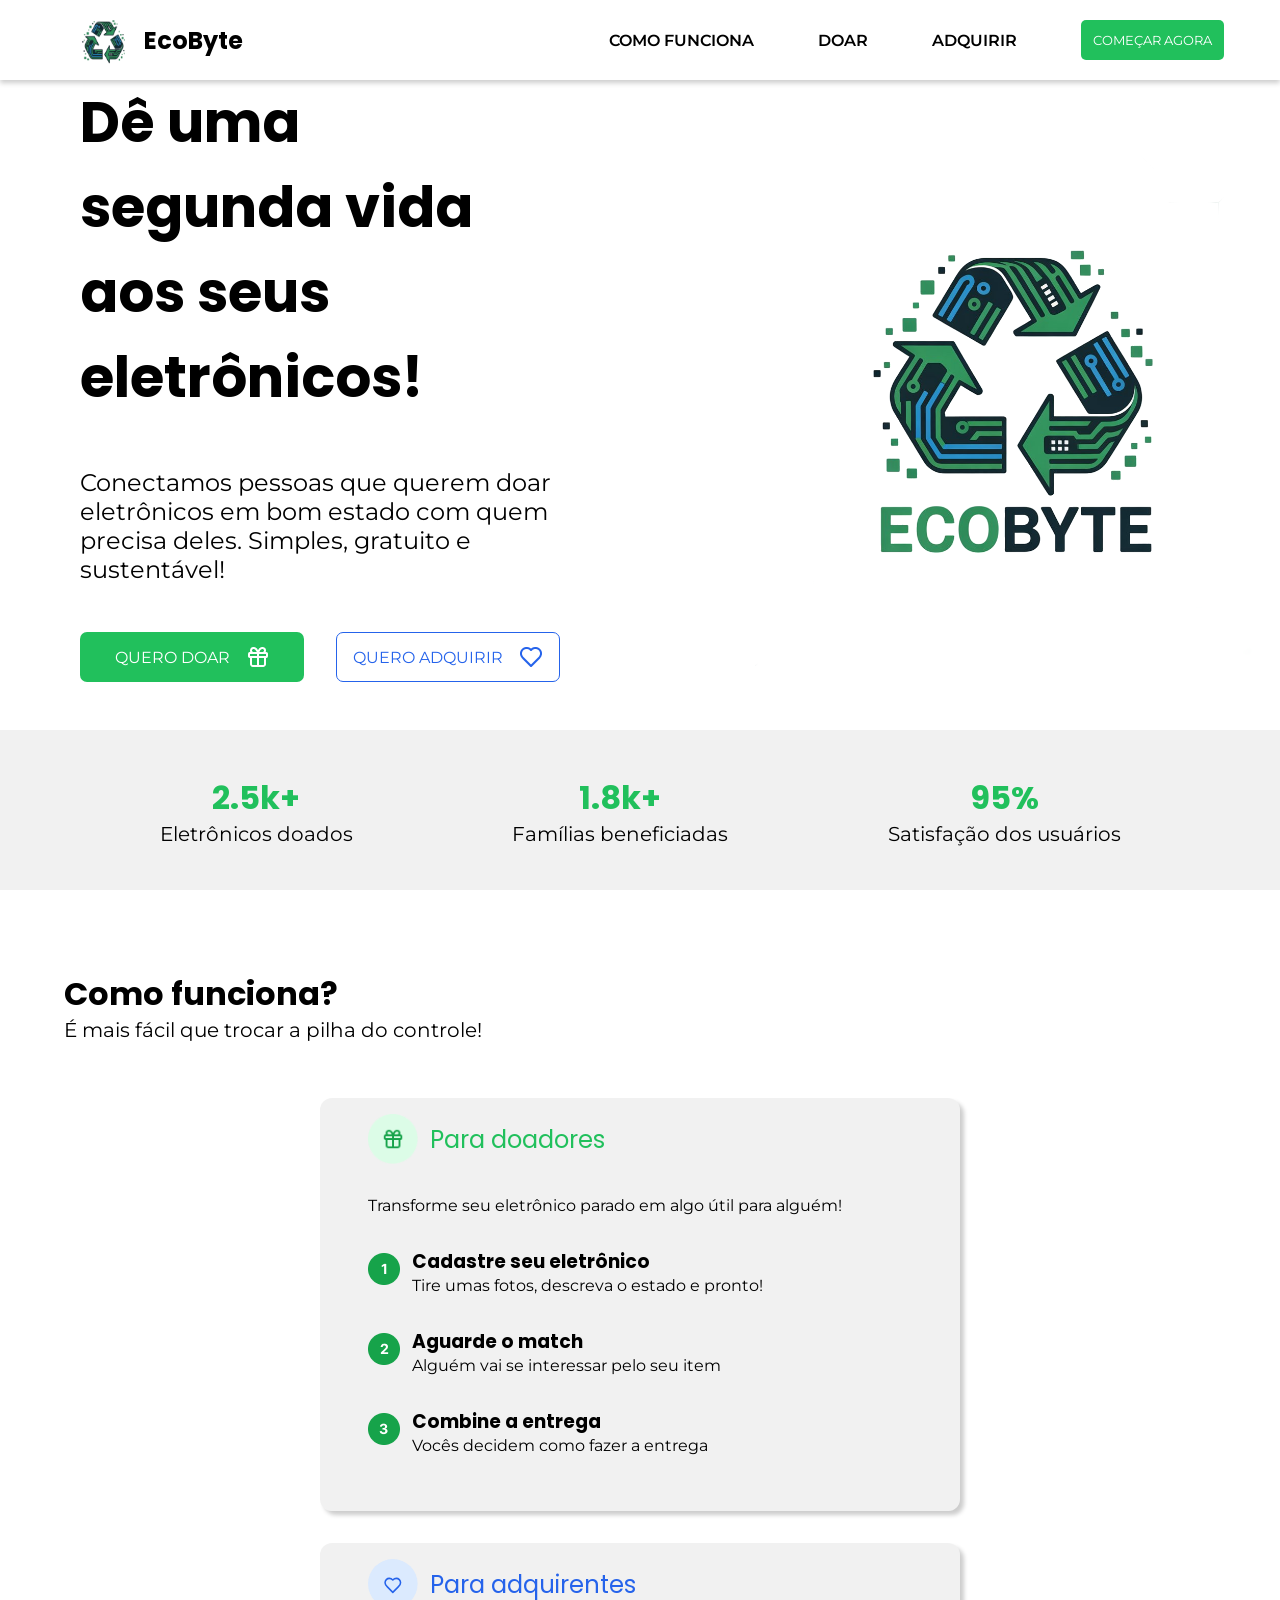
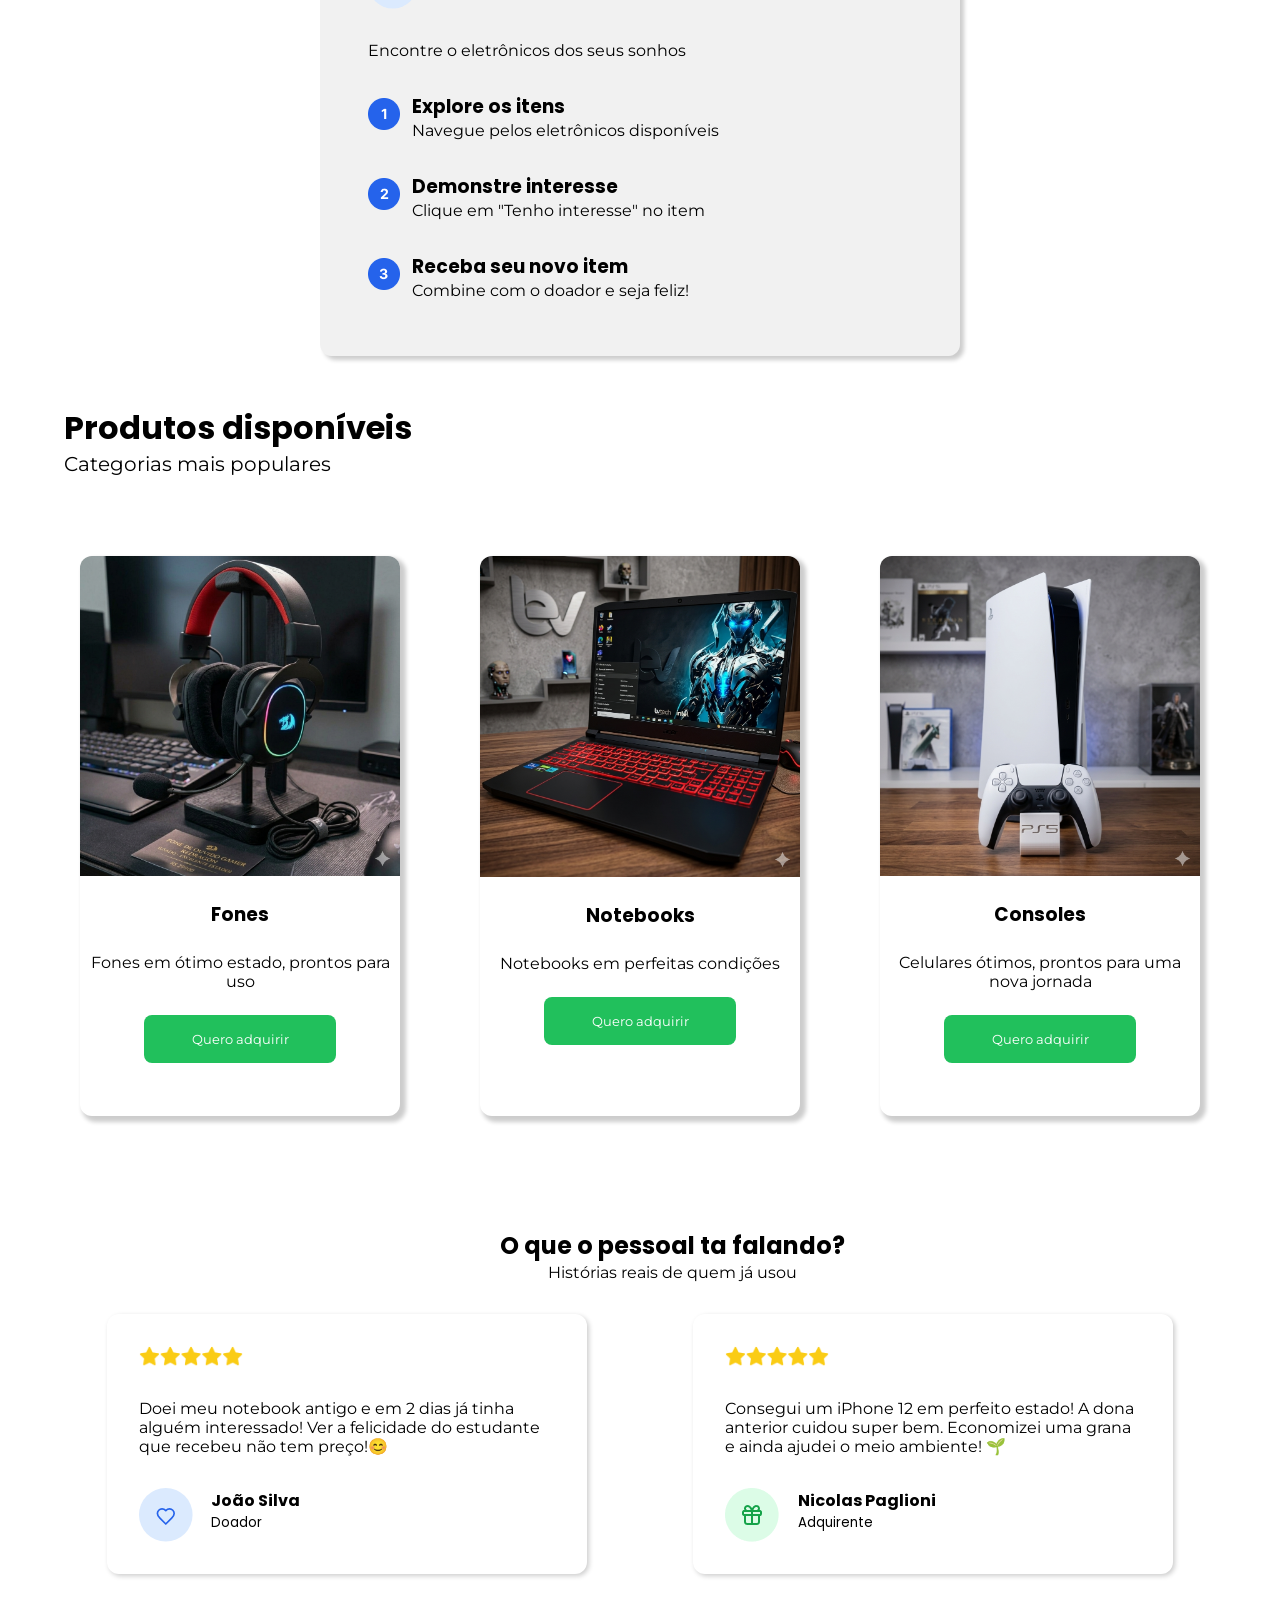
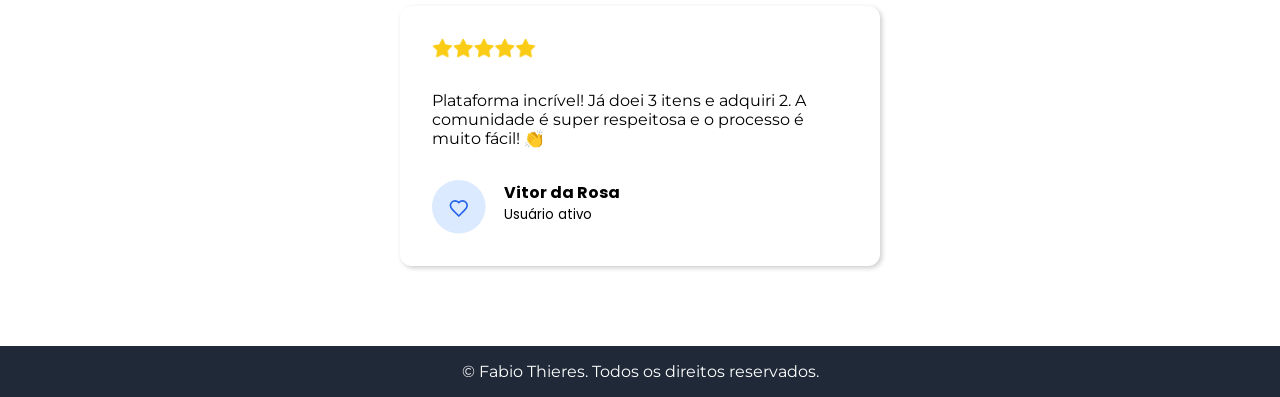
<file: index.html>
<!DOCTYPE html>
<html lang="pt-BR">

<head>
    <meta charset="UTF-8">
    <meta name="viewport" content="width=device-width, initial-scale=1.0">
    <title>EcoByte</title>
    <link rel="stylesheet" href="style.css">
</head>

<body>
    <header>
        <nav>
            <div class="boxLogo">
                <img src="img/logo-header.png" alt="">
                <h1>EcoByte</h1>
            </div>
            <div class="divMenu">
                <ul>
                    <li><a href="#comoFunciona">COMO FUNCIONA</a></li>
                    <li>DOAR</li>
                    <li><a href="#produtos">ADQUIRIR</a></li>
                    <button>COMEÇAR AGORA</button>
                </ul>
                <svg xmlns="http://www.w3.org/2000/svg" height="24px" viewBox="0 -960 960 960" width="24px" fill="#1f1f1f"><path d="M120-240v-80h720v80H120Zm0-200v-80h720v80H120Zm0-200v-80h720v80H120Z" class="menu"></svg>
            </div>
        </nav>
    </header>
    <main>
        <section class="home">
            <section class="texto">
                <h1>Dê uma segunda vida aos seus eletrônicos!</h1>
                <p>Conectamos pessoas que querem doar eletrônicos em bom estado com quem precisa deles. Simples,
                    gratuito e sustentável!</p>
                <div class="botoes">
                    <button class="btnVerde">
                        QUERO DOAR
                        <img src="img/presente.png" alt="icone presente">
                    </button>
                    <button class="btnAzul">
                        QUERO ADQUIRIR
                        <img src="img/coracao.png" alt="icone coração">
                    </button>
                </div>
            </section>
            <section class="imagem">
                <img src="img/logo.png" alt="logo site">
            </section>
        </section>
        <section class="numeros">
            <div>
                <h2>2.5k+</h2>
                <p>Eletrônicos doados</p>
            </div>

            <div>
                <h2>1.8k+</h2>
                <p>Famílias beneficiadas</p>
            </div>

            <div>
                <h2>95%</h2>
                <p>Satisfação dos usuários</p>
            </div>
        </section>

        <section id="comoFunciona">
            <div class="textoInfo">
                <h2>Como funciona?</h2>
                <p>É mais fácil que trocar a pilha do controle!</p>
            </div>

            <section class="containerCards">
                <article>
                    <div class="boxTitle">
                        <img src="img/presente2.png" alt="icone presente">
                        <h3>Para doadores</h3>
                    </div>
                    <p>Transforme seu eletrônico parado em algo útil para alguém!</p>
                    <section class="opcoes">
                        <div class="num">
                            <img src="img/um-verde.png" alt="numero um">
                        </div>
                        <div class="textoOp">
                            <h3>Cadastre seu eletrônico</h3>
                            <p>Tire umas fotos, descreva o estado e pronto!</p>
                        </div>
                    </section>

                    <section class="opcoes">
                        <div class="num">
                            <img src="img/dois-verde.png" alt="numero dois">
                        </div>
                        <div class="textoOp">
                            <h3>Aguarde o match</h3>
                            <p>Alguém vai se interessar pelo seu item</p>
                        </div>
                    </section>

                    <section class="opcoes">
                        <div class="num">
                            <img src="img/tres-verde.png" alt="numero tres">
                        </div>
                        <div class="textoOp">
                            <h3>Combine a entrega</h3>
                            <p>Vocês decidem como fazer a entrega</p>
                        </div>
                    </section>
                </article>

                <article>
                    <div class="boxTitle">
                        <img src="img/icon-coracao2.svg" alt="icone coracao">
                        <h3 class="adq">Para adquirentes</h3>
                    </div>
                    <p>Encontre o eletrônicos dos seus sonhos</p>
                    <section class="opcoes">
                        <div class="num">
                            <img src="img/um-azul.png" alt="numero um">
                        </div>
                        <div class="textoOp">
                            <h3>Explore os itens</h3>
                            <p>Navegue pelos eletrônicos disponíveis</p>
                        </div>
                    </section>

                    <section class="opcoes">
                        <div class="num">
                            <img src="img/dois-azul.png" alt="numero dois">
                        </div>
                        <div class="textoOp">
                            <h3>Demonstre interesse</h3>
                            <p>Clique em "Tenho interesse" no item</p>
                        </div>
                    </section>

                    <section class="opcoes">
                        <div class="num">
                            <img src="img/tres-azul.png" alt="numero tres">
                        </div>
                        <div class="textoOp">
                            <h3>Receba seu novo item</h3>
                            <p>Combine com o doador e seja feliz!</p>
                        </div>
                    </section>
                </article>
            </section>
        </section>

        <section id="produtos">
            <div class="textoInfo">
                <h2>Produtos disponíveis</h2>
                <p>Categorias mais populares</p>
            </div>
            <section class="containerCards">
                <article>
                    <img src="img/headset.png" alt="fones">
                    <h3>Fones</h3>
                    <p>Fones em ótimo estado, prontos para uso</p>
                    <button>Quero adquirir</button>
                </article>

                <article>
                    <img src="img/notebook.png" alt="notebook">
                    <h3>Notebooks</h3>
                    <p>Notebooks em perfeitas condições</p>
                    <button>Quero adquirir</button>
                </article>

                <article>
                    <img src="img/ps5.png" alt="ps5">
                    <h3>Consoles</h3>
                    <p>Celulares ótimos, prontos para uma nova jornada</p>
                    <button>Quero adquirir</button>
                </article>
            </section>
        </section>

        <section id="pessoal">
            <div class="textoInfo2">
                <h2>O que o pessoal ta falando?</h2>
                <p>Histórias reais de quem já usou</p>
            </div>

            <section class="containerCardsOP">
                <article>
                    <section class="aval">
                        <img src="img/star.png" alt="estrelas">
                        <p>Doei meu notebook antigo e em 2 dias já tinha alguém interessado! Ver a felicidade do
                            estudante que recebeu não tem preço!😊</p>
                    </section>
                    <section class="users">
                        <img src="img/icon-coracao2.svg" alt="icone coracao">
                        <div class="nome">
                            <h4>João Silva</h4>
                            <h5>Doador</h5>
                        </div>
                    </section>
                </article>

                <article>
                    <section class="aval">
                        <img src="img/star.png" alt="estrelas">
                        <p>Consegui um iPhone 12 em perfeito estado! A dona anterior cuidou super bem. Economizei uma
                            grana e ainda ajudei o meio ambiente! 🌱</p>
                    </section>
                    <section class="users">
                        <img src="img/presente2.png" alt="icone presente">
                        <div class="nome">
                            <h4>Nicolas Paglioni</h4>
                            <h5>Adquirente</h5>
                        </div>
                    </section>
                </article>

                <article>
                    <section class="aval">
                        <img src="img/star.png" alt="estrelas">
                        <p>Plataforma incrível! Já doei 3 itens e adquiri 2. A comunidade é super respeitosa e o processo é muito fácil! 👏</p>
                    </section>
                    <section class="users">
                        <img src="img/icon-coracao2.svg" alt="icone coracao">
                        <div class="nome">
                            <h4>Vitor da Rosa</h4>
                            <h5>Usuário ativo</h5>
                        </div>
                    </section>
                </article>
            </section>
        </section>
    </main>
    <footer>
        <p>&copy; Fabio Thieres. Todos os direitos reservados.</p>
    </footer>
</body>

</html>
</file>
<file: style.css>
@import url('https://fonts.googleapis.com/css2?family=Montserrat:ital,wght@0,100..900;1,100..900&family=Poppins:ital,wght@0,100;0,200;0,300;0,400;0,500;0,600;0,700;0,800;0,900;1,100;1,200;1,300;1,400;1,500;1,600;1,700;1,800;1,900&display=swap');


* {
    margin: 0;
    padding: 0;
    box-sizing: border-box;
}

h1,
h2,
h3, h4, h5 {
    font-family: "Poppins", sans-serif;
}

p,
li, button {
    font-family: "Montserrat", sans-serif;
}

header nav {
    height: 5rem;
    padding: 1rem 2rem;
    align-items: center;
    justify-content: space-between;
    box-shadow: 0 3px 5px rgba(0, 0, 0, 0.2);
}

header nav .menu {
    display: none;
}

.boxLogo {
    display: flex;
    width: auto;
    height: 4rem;
    align-items: center;
    gap: 1rem;
    padding-left: 3rem;
    cursor: pointer;
}

.boxLogo img {
    height: 3rem;
    width: 3rem;
}

header nav,
ul, .divMenu {
    display: flex;
    align-items: center;
    justify-content: space-between;
}

header nav ul {
    gap: 4rem;
    list-style: none;
}

header nav ul li {
    cursor: pointer;
    font-weight: 600;
    color: black;
}

header nav ul li a {
    text-decoration: none;
    color: black;
}

header nav ul li:hover {
    transform: scale(1.2);
    transition: 0.5s;
}

header nav button {
    color: white;
    background-color: #21C05C;
    border: none;
    border-radius: 5px;
    padding: 0.75rem;
    cursor: pointer;
}

.home {
    display: flex;
    justify-content: space-evenly;
    max-height: max-content;
}

.home .texto {
    height: auto;
    display: flex;
    flex-direction: column;
    justify-content: center;
    gap: 3rem;
    padding-left: 5rem;
    width: 70%;
    margin-bottom: 3rem;
}

.home .texto h1 {
    width: 70%;
    font-size: 3.5rem;
}

.home .texto p {
    font-size: 1.5rem;
    width: 75%;
}

.home .imagem {
    width: 50%;
    display: flex;
    align-items: center;
    justify-content: center;
    height: auto;
    
}

.home .imagem img {
    max-width: 99%;
}

.home .texto button {
    display: flex;
    align-items: center;
    padding: 0.75rem;
    font-size: 1rem;
    width: 14rem;
    border-radius: 7px;
    gap: 1rem;
    justify-content: center;
    cursor: pointer;
}

.home .texto .botoes {
    display: flex;
    gap: 2rem;
}

.home .texto .botoes .btnVerde {
    background-color: #21C05C;
    color: white;
    border: none;
}

.home .texto .botoes .btnAzul {
    background-color: white;
    color: #2563EB;
    border: 1px solid #2563EB;
}

.numeros {
    display: flex;
    justify-content: space-evenly;
    background-color: #cccccc44;
    height: 10rem;
    margin-bottom: 5rem;
    align-items: center;
}

.numeros div {
    display: flex;
    flex-direction: column;
    text-align: center;
}


.numeros div h2 {
    color: #21C05C;
    font-size: 2rem;
}

.numeros div p {
    font-size: 1.25rem;
}

#comoFunciona {
    display: flex;
    flex-direction: column;
    gap: 1.5rem;
}

.textoInfo {
    margin: 0 0 2rem    4rem;
    gap: 1rem;
}

.textoInfo h2 {
    font-size: 2rem;
}

.textoInfo p {
    font-size: 1.25rem;
}

#comoFunciona .containerCards {
    width: 100%;
    display: flex;
    justify-content: center;
    gap: 2rem;
    margin-bottom: 3rem;
    flex-wrap: wrap;
}

#comoFunciona .containerCards article {
    display: flex;
    flex-direction: column;
    gap: 2rem;
    width: 40rem;
    padding: 1rem 0 3.5rem 3rem;
    background-color: #cccccc44;
    border-radius: 12px;
    box-shadow: 4px 4px 4px rgba(0, 0, 0, 0.2);
}

#comoFunciona .containerCards article .boxTitle {
    display: flex;
    align-items: center;
    gap: 0.75rem;
}

#comoFunciona .containerCards article .boxTitle img {
    width: 50px;
    height: 50px;
}

#comoFunciona .containerCards article .boxTitle h3 {
    color: #21C05C;
    font-size: 1.5rem;
    font-weight: 400;
}

#comoFunciona .containerCards article .boxTitle .adq {
    color: #2563EB;
}

#comoFunciona .containerCards article .opcoes {
    display: flex;
    gap: 0.75rem;
    align-items: center;
}


#produtos .containerCards {
    width: 100%;
    display: flex;
    justify-content: space-evenly;
    padding-bottom: 3rem;
    margin-top: 5rem;
    flex-wrap: wrap;
}

#produtos .containerCards article{
    display: flex;
    flex-direction: column;
    width: 20rem;
    height: 35rem;
    border-radius: 12px;
    gap: 1.5rem;
    text-align: center;
    align-items: center;
    box-shadow: 4px 4px 4px 2px rgba(0, 0, 0, 0.2);
    border: none;
    padding-bottom: 2rem;
    margin-bottom: 2rem;
}

#produtos .containerCards article img {
    border-top-left-radius: 12px;
    border-top-right-radius: 12px;
    width: 100%;
}

#produtos .containerCards article button {
    padding: 1rem;
    width: 12rem;
    border-radius: 8px;
    color: white;
    background-color: #21C05C;
    border: none;
}

.textoInfo2 {
    margin: 2rem 0 2rem    4rem;
    gap: 1rem;
    text-align: center;
}

.containerCardsOP {
    display: flex;
    width: 100%;
    justify-content: space-evenly;
    flex-wrap: wrap;
}

.containerCardsOP article {
    display: flex;
    flex-direction: column;
    width: 30rem;
    height: auto;
    padding: 2rem;
    border: none;
    box-shadow: 2px 2px 5px rgba(0, 0, 0, 0.2);
    border-radius: 12px;
    margin-bottom: 2rem;
    gap: 2rem;
}

.containerCardsOP article .aval {
    display: flex;
    flex-direction: column;
    gap: 2rem;
}

.containerCardsOP article .aval img {
    width: 25%;
}

.containerCardsOP article .users {
    display: flex;
    gap: 1.15rem;
}


.containerCardsOP article .users .nome h5 {
    font-weight: normal;
}

footer {
    display: flex;
    justify-content: center;
    width: 100%;
    padding: 1rem 0;
    margin-top: 3rem;
    background-color: #1F2937;
    color: #fff;
}

@media (max-width: 500px) {
    header {
        width: 100%;
    }

    header nav {
        padding: 0 2rem 0 0
    }

    .boxLogo {
        padding-left: 1rem;
    }

    .boxLogo img {
        width: 50px;
        height: 50px;
    }

    .boxLogo h1 {
        font-size: 2rem;
    }

    header nav ul {
        gap: 1rem;
        display: none;
    }

    header nav .menu {
        display: flex;
    }

    .home .texto {
        height: auto;
        text-align: center;
        padding: 0 1rem;
        width: 100%;
        margin-top: 3rem;
    }

    .home .texto h1 {
        font-size: 2rem;
        width: 100%;
        margin-right: 0;
    }

    .home .texto p {
        width: 100%;
        font-size: 1.25rem;
    }

    .home .imagem {
        display: none;
    }

    .home .texto button {
        width: 13rem;
        padding: 0.5rem;
        font-size: 0.81rem;
        margin-bottom: 6rem;
    }

    .numeros div h2 {
        font-size: 1.5rem;
    }

    .numeros div p {
        font-size: 1rem;
    }

    .textoInfo {
        margin: 0;
        text-align: center;
    }

    .textoInfo p {
        font-size: 1.15rem;
    }

    #comoFunciona .containerCards {
        padding: 0 2rem;
    }

    #comoFunciona .containerCards article {
        padding: 1rem 1rem 3.5rem 1rem;
    }

    .textoInfo2 {
        margin: 2rem 0;
    }

    .containerCardsOP {
        padding: 0 1rem;
    }
}
</file>
